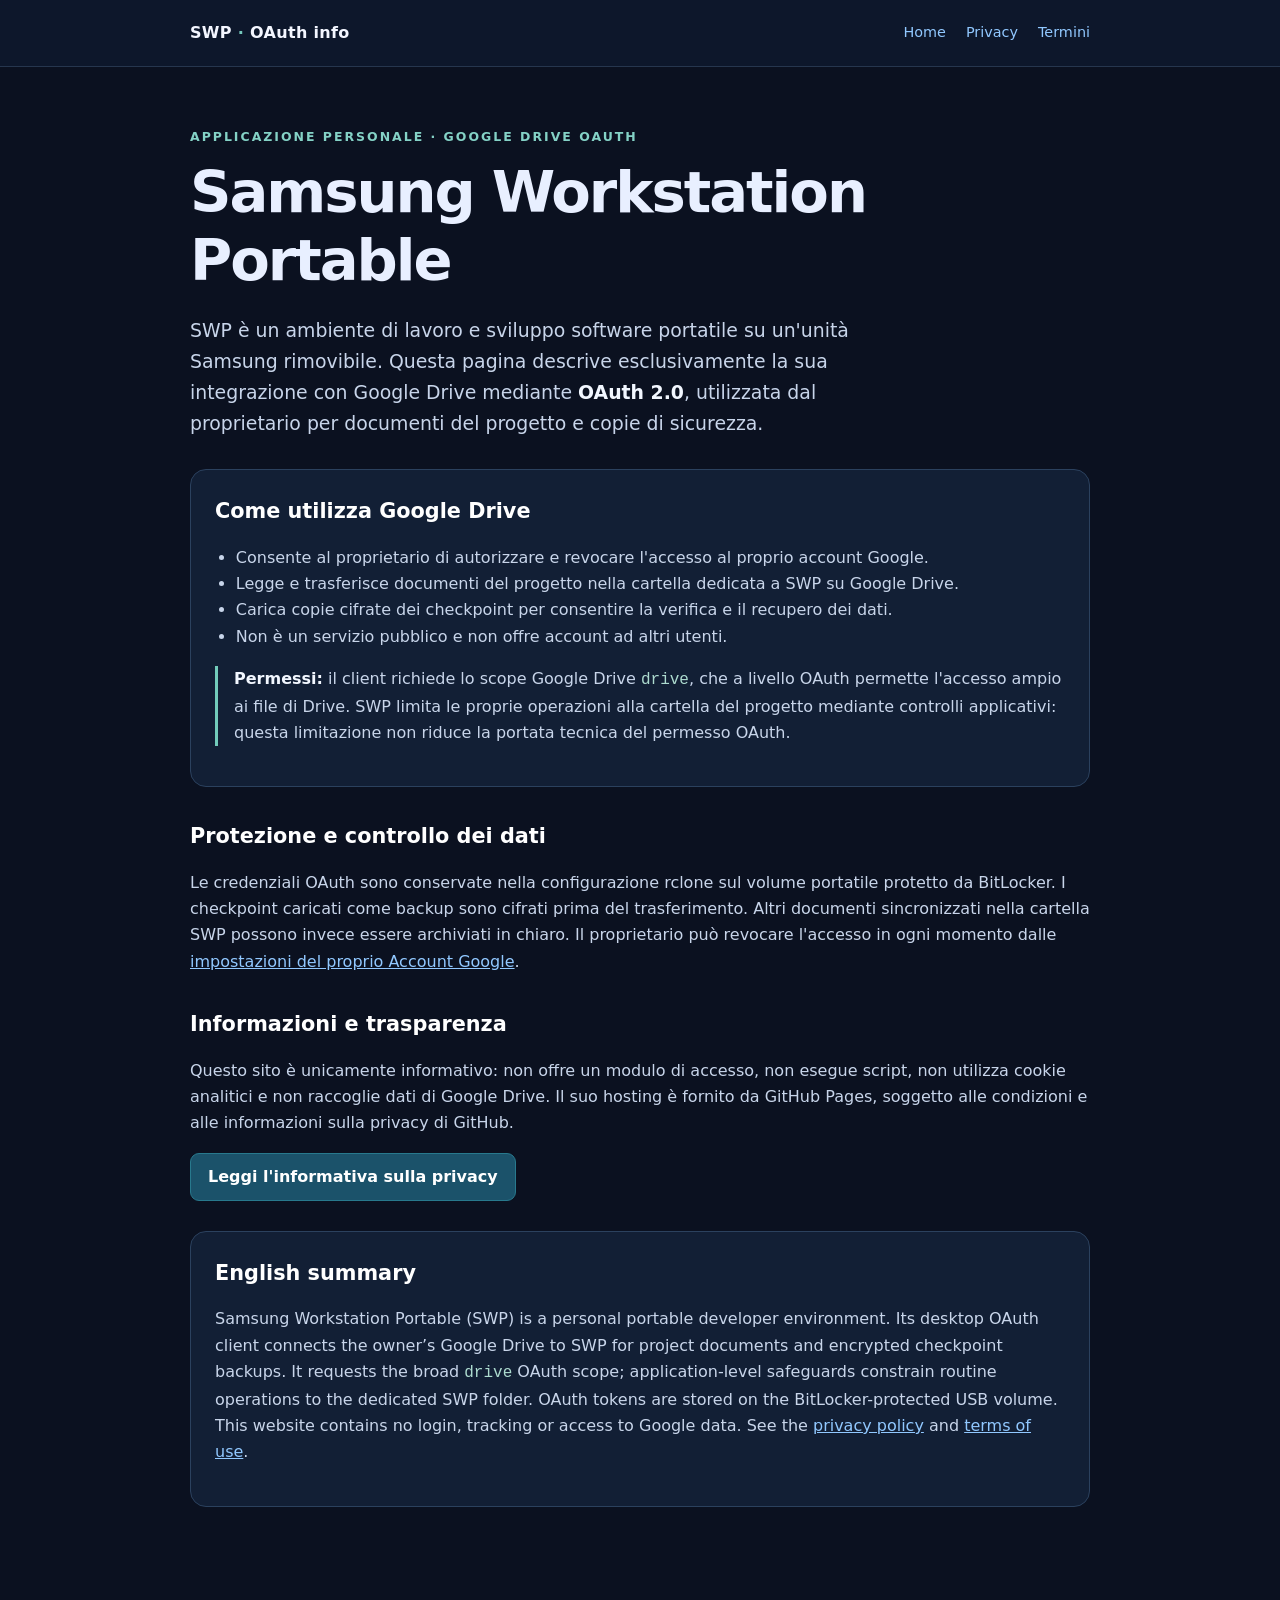
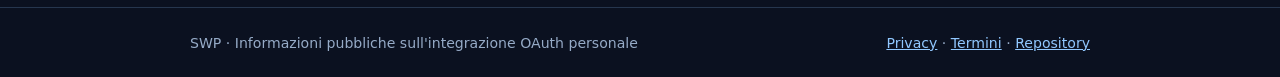
<file: index.html>
<!doctype html>
<html lang="it">
<head><meta charset="utf-8"><meta name="viewport" content="width=device-width,initial-scale=1"><meta name="description" content="Informazioni sull'integrazione personale Google Drive di Samsung Workstation Portable (SWP)."><title>Samsung Workstation Portable · OAuth Google Drive</title><link rel="stylesheet" href="./style.css"></head>
<body>
<header><div class="wrap"><a class="brand" href="./">SWP <span>·</span> OAuth info</a><nav aria-label="Navigazione"><a href="./">Home</a><a href="./privacy.html">Privacy</a><a href="./terms.html">Termini</a></nav></div></header>
<main class="wrap">
<div class="eyebrow">Applicazione personale · Google Drive OAuth</div>
<h1>Samsung Workstation Portable</h1>
<p class="lead">SWP è un ambiente di lavoro e sviluppo software portatile su un'unità Samsung rimovibile. Questa pagina descrive esclusivamente la sua integrazione con Google Drive mediante <strong>OAuth 2.0</strong>, utilizzata dal proprietario per documenti del progetto e copie di sicurezza.</p>
<div class="panel">
<h2>Come utilizza Google Drive</h2>
<ul>
<li>Consente al proprietario di autorizzare e revocare l'accesso al proprio account Google.</li>
<li>Legge e trasferisce documenti del progetto nella cartella dedicata a SWP su Google Drive.</li>
<li>Carica copie cifrate dei checkpoint per consentire la verifica e il recupero dei dati.</li>
<li>Non è un servizio pubblico e non offre account ad altri utenti.</li>
</ul>
<p class="notice"><strong>Permessi:</strong> il client richiede lo scope Google Drive <code>drive</code>, che a livello OAuth permette l'accesso ampio ai file di Drive. SWP limita le proprie operazioni alla cartella del progetto mediante controlli applicativi: questa limitazione non riduce la portata tecnica del permesso OAuth.</p>
</div>
<h2>Protezione e controllo dei dati</h2>
<p>Le credenziali OAuth sono conservate nella configurazione rclone sul volume portatile protetto da BitLocker. I checkpoint caricati come backup sono cifrati prima del trasferimento. Altri documenti sincronizzati nella cartella SWP possono invece essere archiviati in chiaro. Il proprietario può revocare l'accesso in ogni momento dalle <a href="https://myaccount.google.com/permissions" rel="noopener noreferrer">impostazioni del proprio Account Google</a>.</p>
<h2>Informazioni e trasparenza</h2>
<p>Questo sito è unicamente informativo: non offre un modulo di accesso, non esegue script, non utilizza cookie analitici e non raccoglie dati di Google Drive. Il suo hosting è fornito da GitHub Pages, soggetto alle condizioni e alle informazioni sulla privacy di GitHub.</p>
<p><a class="button" href="./privacy.html">Leggi l'informativa sulla privacy</a></p>
<div class="panel"><h2>English summary</h2><p>Samsung Workstation Portable (SWP) is a personal portable developer environment. Its desktop OAuth client connects the owner’s Google Drive to SWP for project documents and encrypted checkpoint backups. It requests the broad <code>drive</code> OAuth scope; application-level safeguards constrain routine operations to the dedicated SWP folder. OAuth tokens are stored on the BitLocker-protected USB volume. This website contains no login, tracking or access to Google data. See the <a href="./privacy.html">privacy policy</a> and <a href="./terms.html">terms of use</a>.</p></div>
</main>
<footer><div class="wrap"><span>SWP · Informazioni pubbliche sull'integrazione OAuth personale</span><span><a href="./privacy.html">Privacy</a> · <a href="./terms.html">Termini</a> · <a href="https://github.com/Tire-C/swp-oauth-info">Repository</a></span></div></footer>
</body></html>
</file>
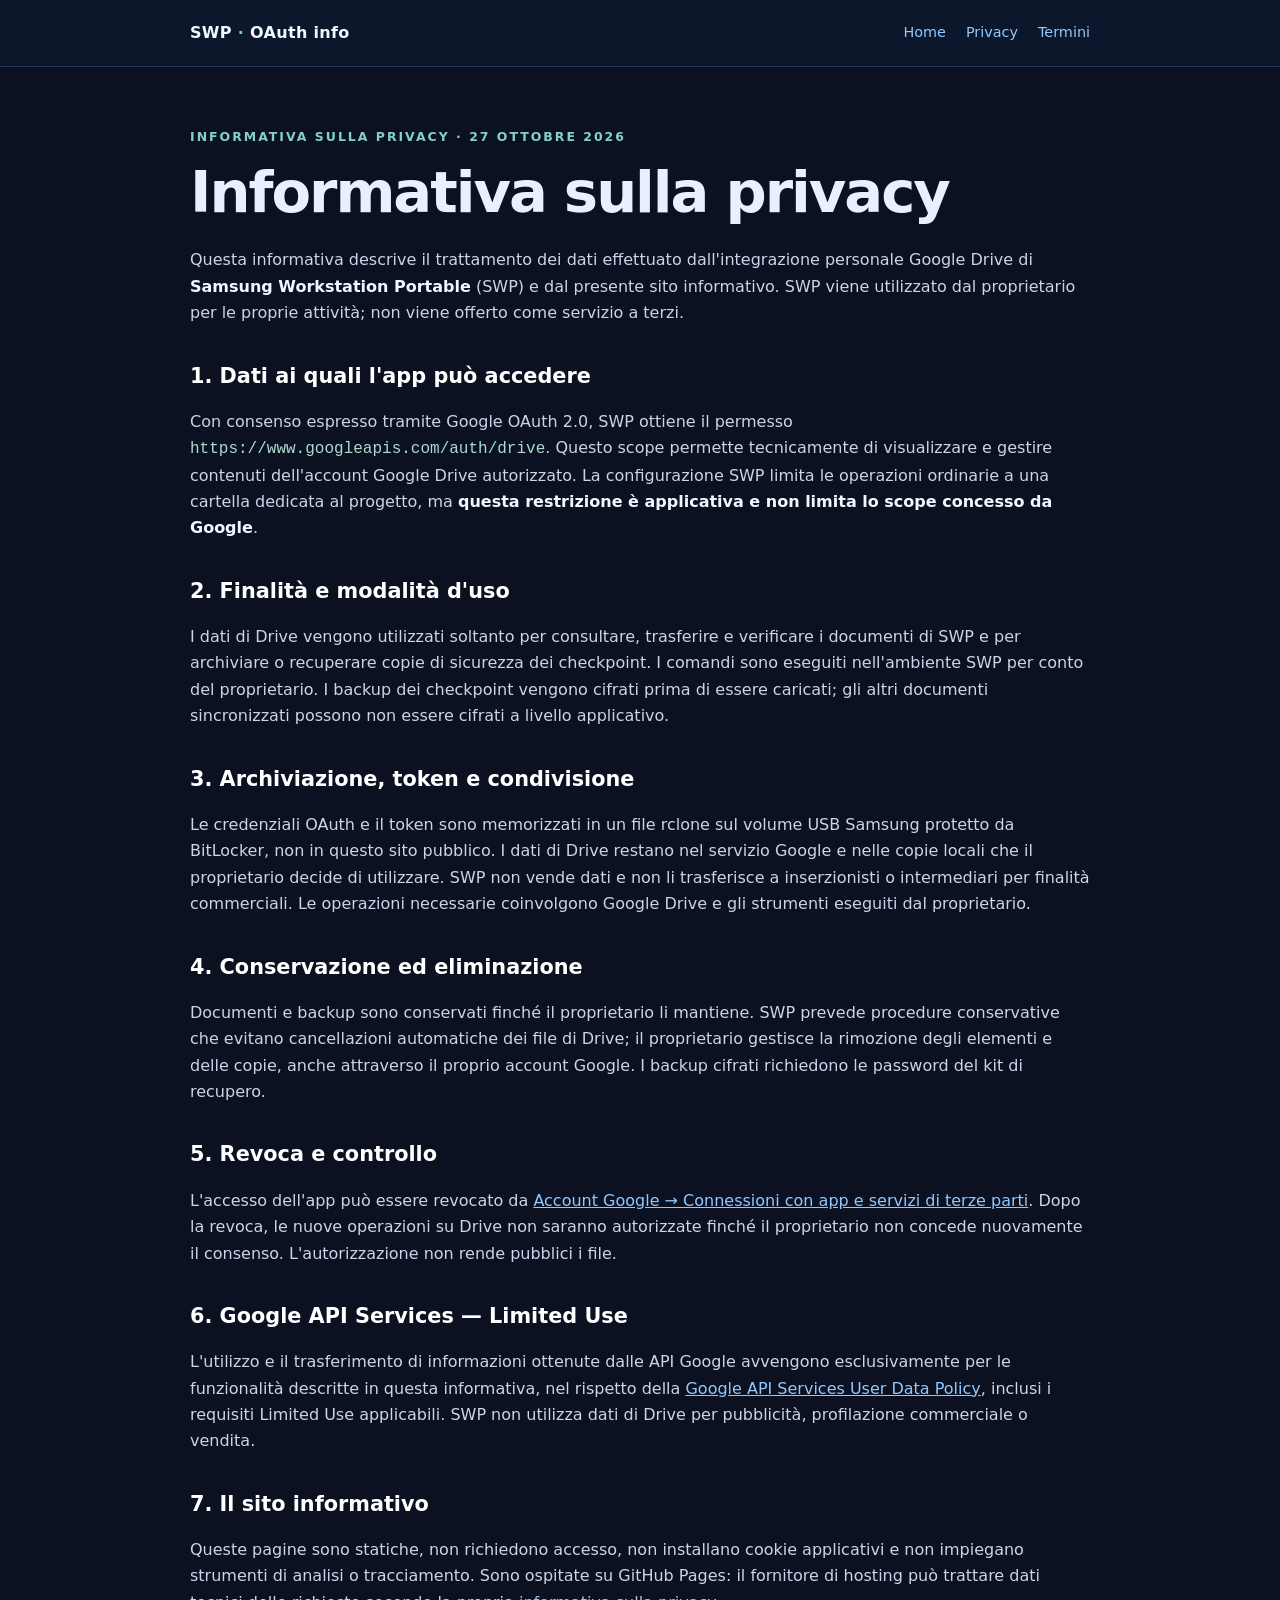
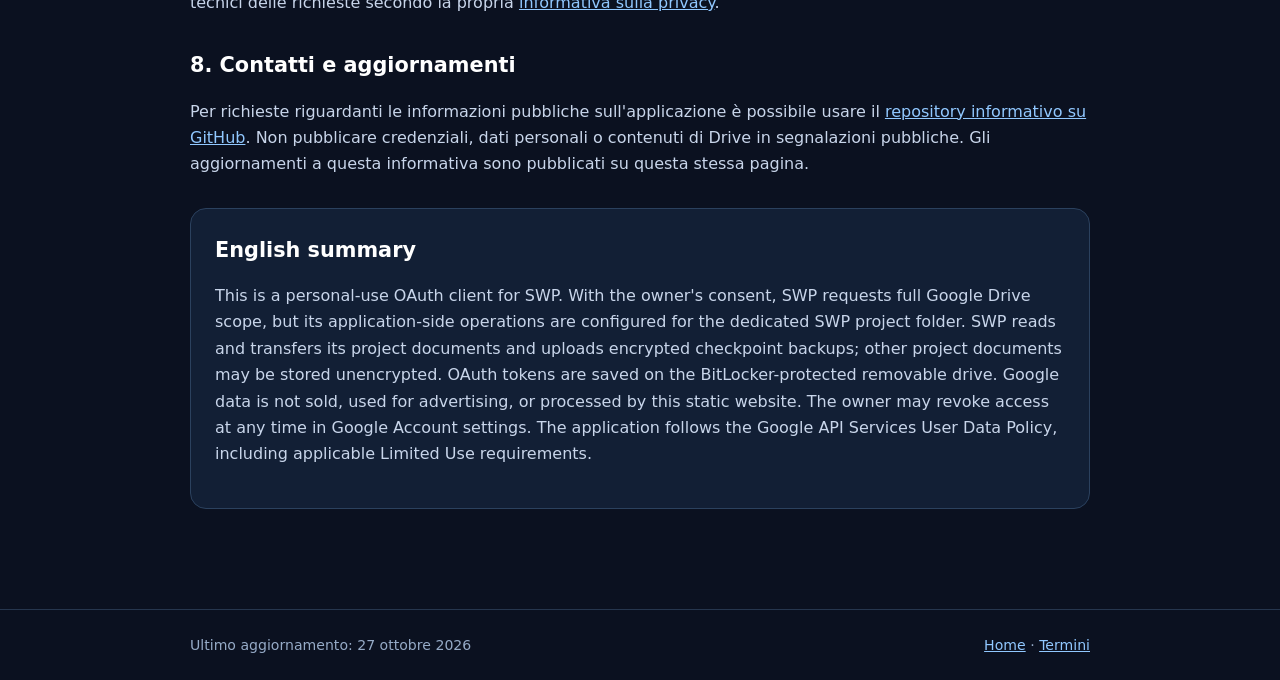
<file: privacy.html>
<!doctype html>
<html lang="it">
<head><meta charset="utf-8"><meta name="viewport" content="width=device-width,initial-scale=1"><meta name="description" content="Informativa sulla privacy dell'integrazione Google Drive di Samsung Workstation Portable."><title>Privacy · Samsung Workstation Portable</title><link rel="stylesheet" href="./style.css"></head>
<body><header><div class="wrap"><a class="brand" href="./">SWP <span>·</span> OAuth info</a><nav aria-label="Navigazione"><a href="./">Home</a><a href="./privacy.html" aria-current="page">Privacy</a><a href="./terms.html">Termini</a></nav></div></header>
<main class="wrap">
<div class="eyebrow">Informativa sulla privacy · 27 ottobre 2026</div>
<h1>Informativa sulla privacy</h1>
<p>Questa informativa descrive il trattamento dei dati effettuato dall'integrazione personale Google Drive di <strong>Samsung Workstation Portable</strong> (SWP) e dal presente sito informativo. SWP viene utilizzato dal proprietario per le proprie attività; non viene offerto come servizio a terzi.</p>
<h2>1. Dati ai quali l'app può accedere</h2>
<p>Con consenso espresso tramite Google OAuth 2.0, SWP ottiene il permesso <code>https://www.googleapis.com/auth/drive</code>. Questo scope permette tecnicamente di visualizzare e gestire contenuti dell'account Google Drive autorizzato. La configurazione SWP limita le operazioni ordinarie a una cartella dedicata al progetto, ma <strong>questa restrizione è applicativa e non limita lo scope concesso da Google</strong>.</p>
<h2>2. Finalità e modalità d'uso</h2>
<p>I dati di Drive vengono utilizzati soltanto per consultare, trasferire e verificare i documenti di SWP e per archiviare o recuperare copie di sicurezza dei checkpoint. I comandi sono eseguiti nell'ambiente SWP per conto del proprietario. I backup dei checkpoint vengono cifrati prima di essere caricati; gli altri documenti sincronizzati possono non essere cifrati a livello applicativo.</p>
<h2>3. Archiviazione, token e condivisione</h2>
<p>Le credenziali OAuth e il token sono memorizzati in un file rclone sul volume USB Samsung protetto da BitLocker, non in questo sito pubblico. I dati di Drive restano nel servizio Google e nelle copie locali che il proprietario decide di utilizzare. SWP non vende dati e non li trasferisce a inserzionisti o intermediari per finalità commerciali. Le operazioni necessarie coinvolgono Google Drive e gli strumenti eseguiti dal proprietario.</p>
<h2>4. Conservazione ed eliminazione</h2>
<p>Documenti e backup sono conservati finché il proprietario li mantiene. SWP prevede procedure conservative che evitano cancellazioni automatiche dei file di Drive; il proprietario gestisce la rimozione degli elementi e delle copie, anche attraverso il proprio account Google. I backup cifrati richiedono le password del kit di recupero.</p>
<h2>5. Revoca e controllo</h2>
<p>L'accesso dell'app può essere revocato da <a href="https://myaccount.google.com/permissions" rel="noopener noreferrer">Account Google → Connessioni con app e servizi di terze parti</a>. Dopo la revoca, le nuove operazioni su Drive non saranno autorizzate finché il proprietario non concede nuovamente il consenso. L'autorizzazione non rende pubblici i file.</p>
<h2>6. Google API Services — Limited Use</h2>
<p>L'utilizzo e il trasferimento di informazioni ottenute dalle API Google avvengono esclusivamente per le funzionalità descritte in questa informativa, nel rispetto della <a href="https://developers.google.com/terms/api-services-user-data-policy" rel="noopener noreferrer">Google API Services User Data Policy</a>, inclusi i requisiti Limited Use applicabili. SWP non utilizza dati di Drive per pubblicità, profilazione commerciale o vendita.</p>
<h2>7. Il sito informativo</h2>
<p>Queste pagine sono statiche, non richiedono accesso, non installano cookie applicativi e non impiegano strumenti di analisi o tracciamento. Sono ospitate su GitHub Pages: il fornitore di hosting può trattare dati tecnici delle richieste secondo la propria <a href="https://docs.github.com/en/site-policy/privacy-policies/github-general-privacy-statement" rel="noopener noreferrer">informativa sulla privacy</a>.</p>
<h2>8. Contatti e aggiornamenti</h2>
<p>Per richieste riguardanti le informazioni pubbliche sull'applicazione è possibile usare il <a href="https://github.com/Tire-C/swp-oauth-info/issues" rel="noopener noreferrer">repository informativo su GitHub</a>. Non pubblicare credenziali, dati personali o contenuti di Drive in segnalazioni pubbliche. Gli aggiornamenti a questa informativa sono pubblicati su questa stessa pagina.</p>
<div class="panel"><h2>English summary</h2><p>This is a personal-use OAuth client for SWP. With the owner's consent, SWP requests full Google Drive scope, but its application-side operations are configured for the dedicated SWP project folder. SWP reads and transfers its project documents and uploads encrypted checkpoint backups; other project documents may be stored unencrypted. OAuth tokens are saved on the BitLocker-protected removable drive. Google data is not sold, used for advertising, or processed by this static website. The owner may revoke access at any time in Google Account settings. The application follows the Google API Services User Data Policy, including applicable Limited Use requirements.</p></div>
</main><footer><div class="wrap"><span>Ultimo aggiornamento: 27 ottobre 2026</span><span><a href="./">Home</a> · <a href="./terms.html">Termini</a></span></div></footer></body></html>
</file>
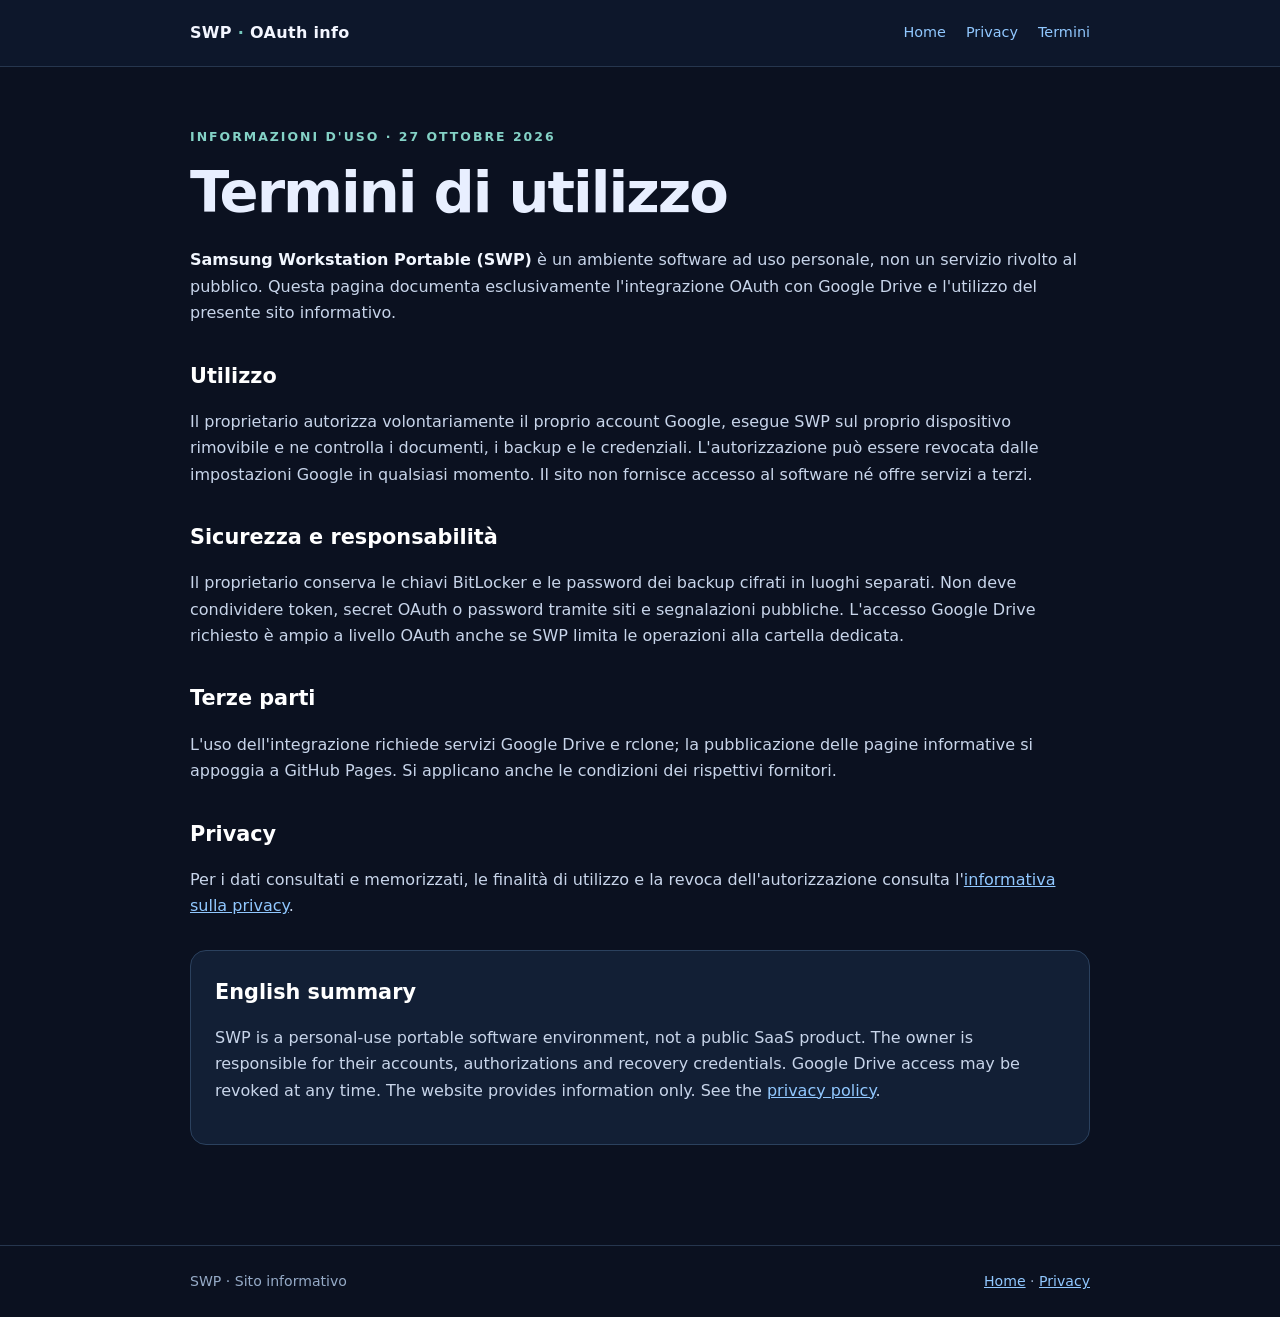
<file: terms.html>
<!doctype html>
<html lang="it">
<head><meta charset="utf-8"><meta name="viewport" content="width=device-width,initial-scale=1"><meta name="description" content="Termini d'uso dell'integrazione Google Drive di Samsung Workstation Portable."><title>Termini · Samsung Workstation Portable</title><link rel="stylesheet" href="./style.css"></head>
<body><header><div class="wrap"><a class="brand" href="./">SWP <span>·</span> OAuth info</a><nav aria-label="Navigazione"><a href="./">Home</a><a href="./privacy.html">Privacy</a><a href="./terms.html" aria-current="page">Termini</a></nav></div></header>
<main class="wrap"><div class="eyebrow">Informazioni d'uso · 27 ottobre 2026</div><h1>Termini di utilizzo</h1>
<p><strong>Samsung Workstation Portable (SWP)</strong> è un ambiente software ad uso personale, non un servizio rivolto al pubblico. Questa pagina documenta esclusivamente l'integrazione OAuth con Google Drive e l'utilizzo del presente sito informativo.</p>
<h2>Utilizzo</h2><p>Il proprietario autorizza volontariamente il proprio account Google, esegue SWP sul proprio dispositivo rimovibile e ne controlla i documenti, i backup e le credenziali. L'autorizzazione può essere revocata dalle impostazioni Google in qualsiasi momento. Il sito non fornisce accesso al software né offre servizi a terzi.</p>
<h2>Sicurezza e responsabilità</h2><p>Il proprietario conserva le chiavi BitLocker e le password dei backup cifrati in luoghi separati. Non deve condividere token, secret OAuth o password tramite siti e segnalazioni pubbliche. L'accesso Google Drive richiesto è ampio a livello OAuth anche se SWP limita le operazioni alla cartella dedicata.</p>
<h2>Terze parti</h2><p>L'uso dell'integrazione richiede servizi Google Drive e rclone; la pubblicazione delle pagine informative si appoggia a GitHub Pages. Si applicano anche le condizioni dei rispettivi fornitori.</p>
<h2>Privacy</h2><p>Per i dati consultati e memorizzati, le finalità di utilizzo e la revoca dell'autorizzazione consulta l'<a href="./privacy.html">informativa sulla privacy</a>.</p>
<div class="panel"><h2>English summary</h2><p>SWP is a personal-use portable software environment, not a public SaaS product. The owner is responsible for their accounts, authorizations and recovery credentials. Google Drive access may be revoked at any time. The website provides information only. See the <a href="./privacy.html">privacy policy</a>.</p></div>
</main><footer><div class="wrap"><span>SWP · Sito informativo</span><span><a href="./">Home</a> · <a href="./privacy.html">Privacy</a></span></div></footer></body></html>
</file>
<file: style.css>
:root{color-scheme:dark;font-family:system-ui,-apple-system,BlinkMacSystemFont,"Segoe UI",sans-serif;background:#0b1120;color:#e8efff;font-synthesis:none}*{box-sizing:border-box}body{margin:0;line-height:1.65}a{color:#91c8ff}a:hover{color:#c0e1ff}.wrap{width:min(900px,calc(100% - 36px));margin:auto}header{border-bottom:1px solid #26364e;background:#0d172b}header .wrap{display:flex;align-items:center;justify-content:space-between;gap:1.2rem;padding:20px 0;flex-wrap:wrap}.brand{font-weight:750;letter-spacing:.02em;color:#f3f6ff;text-decoration:none}.brand span{color:#75c9bd}nav{display:flex;gap:1.25rem;flex-wrap:wrap}nav a{text-decoration:none;font-size:.9rem}main{padding:60px 0 70px}.eyebrow{text-transform:uppercase;letter-spacing:.16em;color:#84d2c6;font-size:.78rem;font-weight:700}h1{font-size:clamp(2rem,6vw,3.6rem);line-height:1.17;letter-spacing:-.035em;margin:.7rem 0 1.3rem}h2{font-size:1.3rem;color:#fff;margin:2rem 0 .5rem}p,li{color:#c8d5ea}strong{color:#f2f7ff}.lead{font-size:1.18rem;max-width:740px}.panel{border:1px solid #2b415e;border-radius:16px;background:#121f35;padding:24px;margin:30px 0}.panel h2:first-child{margin-top:0}.notice{border-left:3px solid #72cbbb;padding-left:16px}.button{display:inline-block;border-radius:9px;padding:10px 17px;background:#1b526a;color:#fff;font-weight:650;text-decoration:none;border:1px solid #28798d}.button:hover{background:#25667f}code{font-family:ui-monospace,Consolas,monospace;color:#addbcf}footer{border-top:1px solid #26364e;padding:24px 0;font-size:.88rem;color:#96abc7}footer .wrap{display:flex;gap:1rem;justify-content:space-between;flex-wrap:wrap}ul{padding-left:1.3rem}small{color:#9fb5cb}@media(max-width:600px){main{padding-top:38px}.panel{padding:17px}header .wrap{align-items:flex-start}}
</file>
